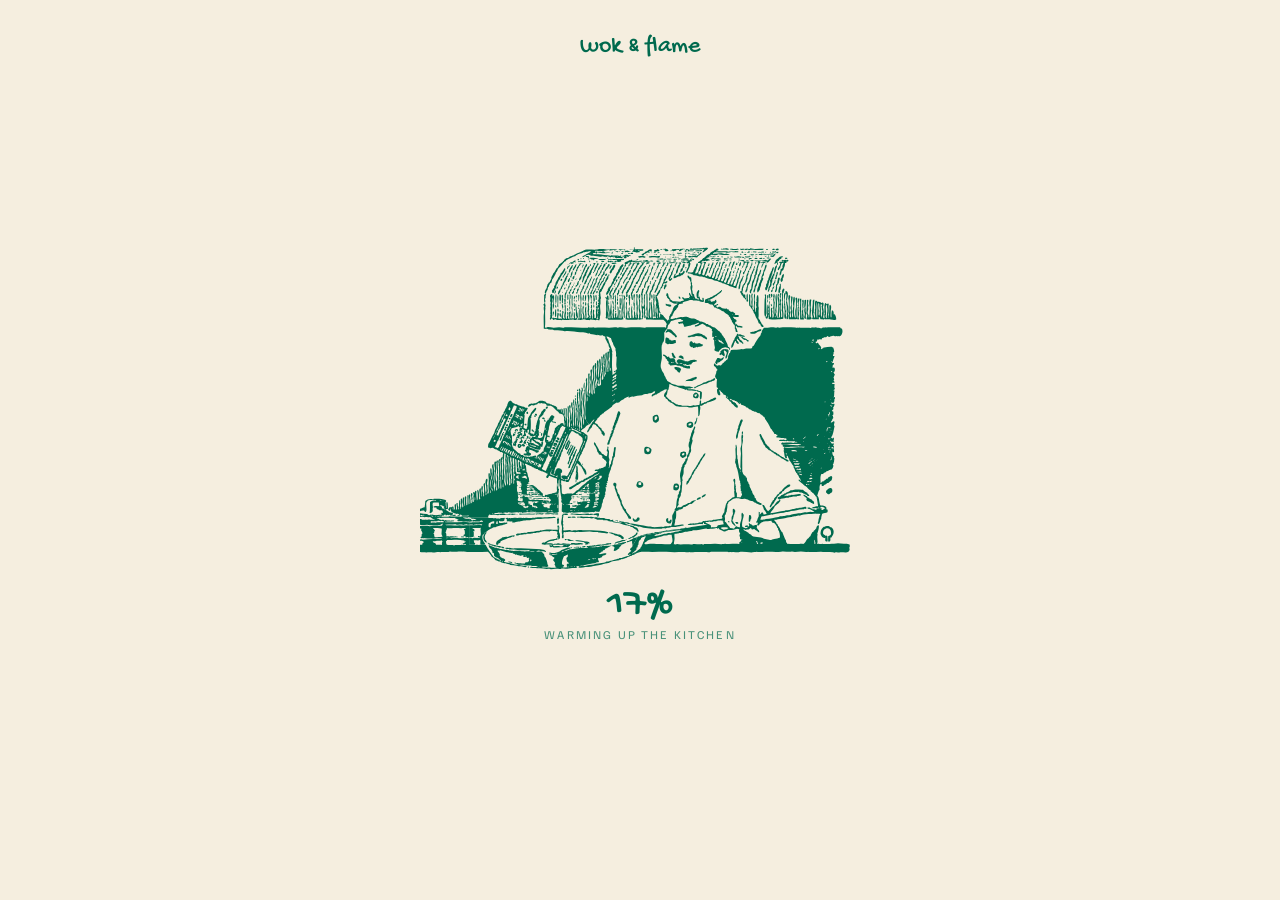
<file: index.html>
<!doctype html>
<html lang="en">
<head>
  <meta charset="utf-8">
  <meta name="viewport" content="width=device-width, initial-scale=1">
  <meta name="theme-color" content="#F5EEDF">
  <title>Wok &amp; Flame</title>
  <meta http-equiv="refresh" content="0; url=splash/">
  <script>location.replace("splash/" + location.search);</script>
  <style>html,body{margin:0;height:100%;background:#F5EEDF}</style>
</head>
<body></body>
</html>
</file>
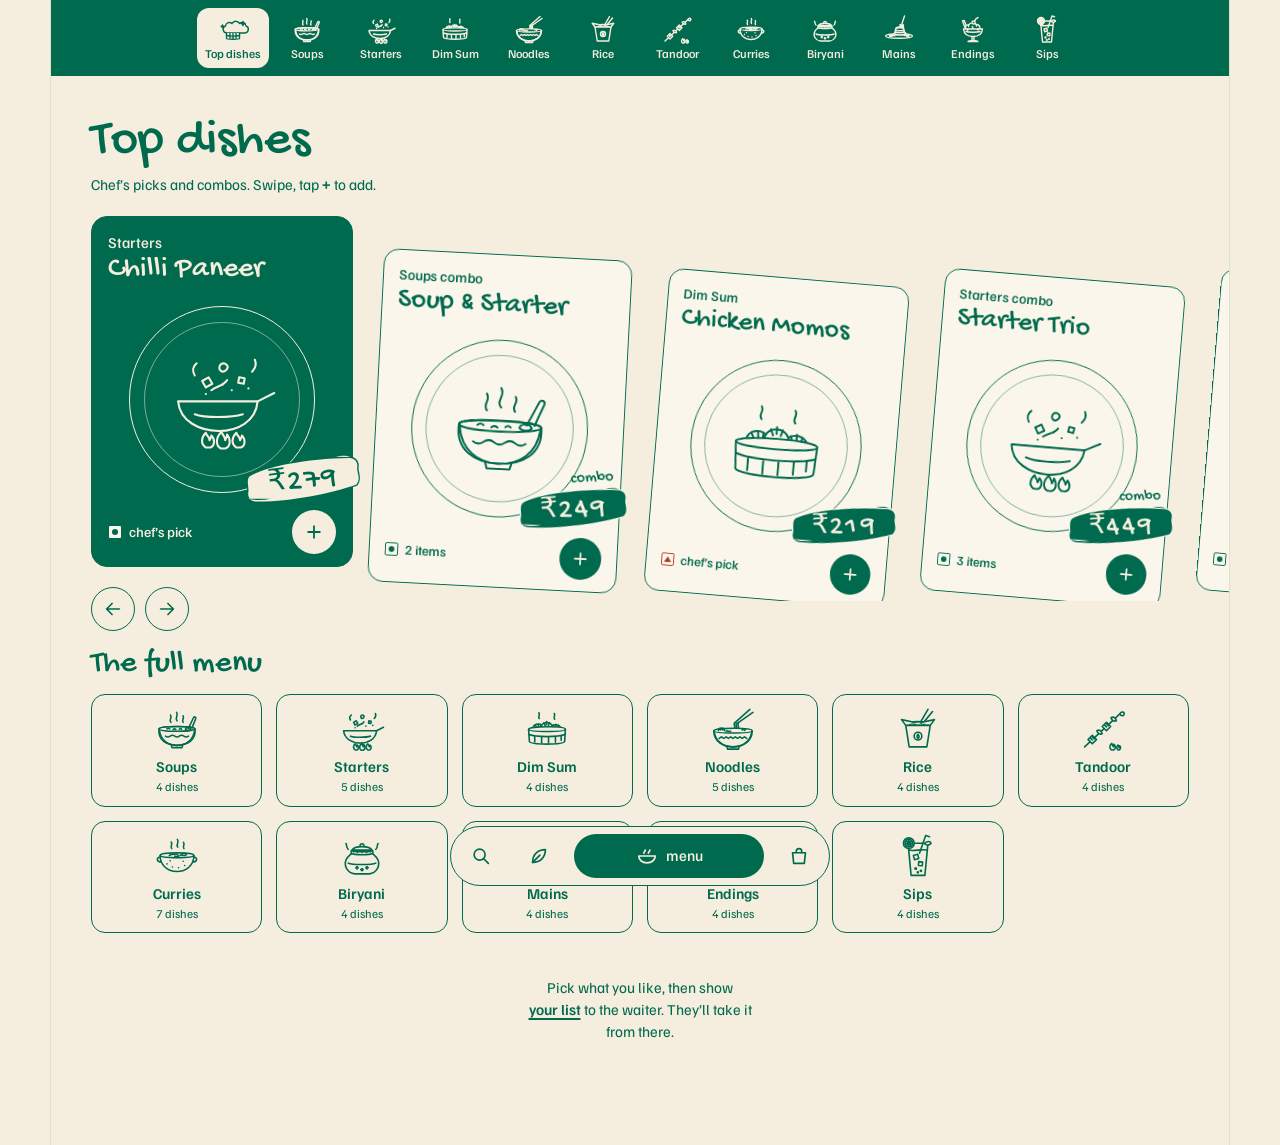
<file: menu/index.html>
<!doctype html>
<html lang="en">
<head>
  <meta charset="utf-8">
  <meta name="viewport" content="width=device-width, initial-scale=1, viewport-fit=cover">
  <meta name="theme-color" content="#F5EEDF">
  <title>Menu · Wok &amp; Flame</title>
  <link rel="preconnect" href="https://fonts.googleapis.com">
  <link rel="preconnect" href="https://fonts.gstatic.com" crossorigin>
  <link href="https://fonts.googleapis.com/css2?family=Familjen+Grotesk:wght@400;500;600&family=Gochi+Hand&display=swap" rel="stylesheet">
  <link rel="stylesheet" href="menu.css?v=2">
  <script>if (/[?&]from=splash/.test(location.search)) document.documentElement.classList.add("from-splash");</script>
</head>
<body>

  <!-- Line art. Food drawings are cloned inline by menu.js so their parts can be styled. -->
  <svg class="defs" width="0" height="0" aria-hidden="true">
    <defs>
      <!-- painted brush stroke behind combo prices -->
      <path id="brush" d="M7 15C25 6 72 3 119 8c6 1 9 6 7 12-1 6 3 12-3 18-30 7-82 10-113 5-6-1-8-7-6-12 1-5-1-12 3-16z M2 39c9 3 17 4 25 3 M104 5c6-1 12 0 16 2" />

      <symbol id="art-soup" viewBox="0 0 120 120">
        <g class="steam"><path d="M44 40c-6-7 4-11-1-19" /><path d="M60 36c-7-8 5-13-1-22" /><path d="M76 40c-5-6 4-10 0-17" /></g>
        <path class="o" d="M13 57c2-8 92-8 94 0 3 30-20 43-47 43S10 87 13 57z" />
        <path d="M13 57c2-8 92-8 94 0-1 8-92 9-94 0z" />
        <path d="M14 60c3 26 22 40 46 40s43-14 46-40" />
        <path d="M45 99l2 7h26l2-7" />
        <path d="M30 76c4 3 8 3 12 0s8-3 12 0 8 3 12 0 8-3 12 0 8 3 12 0" />
        <path d="M34 57c2-2 5-2 7 0M50 59c2-2 5-2 7 0M66 58c2-2 4-2 6 0" />
        <path class="o" d="M82 58c1-5 12-6 14 0-3 4-11 4-14 0z" />
        <path d="M90 55l13-27c2-4 7-2 6 2l-10 25" />
      </symbol>

      <symbol id="art-wok" viewBox="0 0 120 120">
        <g class="steam"><path d="M30 34c-3-5-2-10 2-13" /><path d="M92 30c4-4 5-8 3-13" /></g>
        <path d="M38 40l7-4 4 7-7 4z" />
        <path d="M58 22c5-3 10 2 6 6s-10 0-6-6z" />
        <path d="M78 36l6 1-1 6-6-1z" />
        <path d="M48 50c6-5 12-4 17-11" />
        <path d="M70 50h.1M42 54h.1M88 48h.1M60 44h.1" />
        <path class="o" d="M12 62h86c-2 22-22 32-42 32S14 84 12 62z" />
        <path d="M98 62l18-9" />
        <path d="M30 76c10 4 40 4 52 0" />
        <g class="flame"><path d="M42 112c-6-4-5-11 0-16 1 4 4 4 4 8 1-2 2-3 2-5 4 4 4 11-1 13z" /><path d="M58 113c-6-4-5-12 1-18 1 4 4 5 4 9 1-2 2-4 2-6 4 5 4 13-2 15z" /><path d="M75 112c-6-4-5-11 0-16 1 4 4 4 4 8 1-2 2-3 2-5 4 4 4 11-1 13z" /></g>
      </symbol>

      <symbol id="art-dimsum" viewBox="0 0 120 120">
        <g class="steam"><path d="M40 30c-5-5 3-9-1-15" /><path d="M80 32c-5-5 3-9-1-15" /></g>
        <path class="o" d="M24 57c-1-14 20-18 26-4" /><path d="M30 48l3 6M37 45l1 7M44 46l-1 7" />
        <path class="o" d="M70 55c4-14 26-10 26 3" /><path d="M76 47l2 6M83 45v7M90 48l-2 6" />
        <path class="o" d="M45 54c0-17 27-19 29 0" /><path d="M52 41l3 7M59 38v8M66 41l-2 7" />
        <path class="o" d="M12 58c1-8 95-9 96 0l-2 32c-4 9-88 9-92 0z" />
        <path d="M12 58c1 8 95 8 96 0" />
        <path d="M13 72c18 7 76 7 94 0" />
        <path d="M28 77v14M46 79v15M64 79v15M82 78v14M97 75v12" />
      </symbol>

      <symbol id="art-noodles" viewBox="0 0 120 120">
        <path d="M64 41c-4 6 4 10 0 19M69 42c-4 6 4 10 0 18M74 42c-4 6 4 10 0 17" />
        <path d="M104 6L66 40M112 14L72 42" />
        <path class="o" d="M10 62c1-8 99-9 100 0 0 28-24 42-50 42S10 90 10 62z" />
        <path d="M10 62c1 8 99 8 100 0" />
        <path d="M11 64c3 26 25 40 49 40s46-14 49-40" />
        <path d="M44 103l2 7h28l2-7" />
        <path d="M24 82l6-4 6 4 6-4 6 4 6-4 6 4 6-4 6 4 6-4 6 4 6-4 6 4" />
        <path d="M22 61c0-8 16-8 16 0M27 60c0-3 6-3 6 0" />
        <path d="M42 63c4-3 8 3 12 0M84 60l4-3M90 61l3-3" />
      </symbol>

      <symbol id="art-rice" viewBox="0 0 120 120">
        <path d="M64 44L86 6M70 46L98 12" />
        <path class="o" d="M30 48c4-13 54-13 60 0z" />
        <path d="M44 42l3-1M56 39h3M66 41l3 1M50 46l3-1M74 45l2 1M38 46l2-1" />
        <path class="o" d="M28 48L17 33l33 7M92 48l11-15-33 7" />
        <path class="o" d="M28 48h64l-9 56H37z" />
        <path d="M50 76a10 10 0 1 0 20 0a10 10 0 1 0-20 0" />
        <path d="M60 82c-4-3-3-8 0-11 0 3 3 3 3 6s-1 4-3 5z" />
      </symbol>

      <symbol id="art-skewer" viewBox="0 0 120 120">
        <path d="M12 104L104 18" />
        <path d="M104 18c3-7 13-6 11 1-1 5-8 6-11-1z" />
        <path class="o" d="M32 74l11 11-11 11-11-11z" /><path d="M28 82l4 4M33 79l4 4" />
        <path class="o" d="M44 62c6-4 12 0 14 8-6 2-12 0-14-8z" />
        <path class="o" d="M69 40l11 11-11 11-11-11z" /><path d="M65 48l4 4M70 45l4 4" />
        <path class="o" d="M81 28c6-4 12 0 14 8-6 2-12 0-14-8z" />
        <g class="flame"><path d="M82 112c-6-4-5-12 1-17 0 4 4 5 4 9 1-2 2-4 1-7 5 4 6 12 0 15z" /><path d="M99 112c-4-3-4-9 0-13 1 3 3 4 3 7 1-1 2-3 1-5 4 3 4 9-1 11z" /></g>
      </symbol>

      <symbol id="art-kadai" viewBox="0 0 120 120">
        <g class="steam"><path d="M46 38c-5-6 4-10-1-17" /><path d="M62 34c-6-7 5-12-1-20" /><path d="M78 38c-5-6 4-10-1-16" /></g>
        <path d="M18 60c-12-1-13 13 2 13M102 60c12-1 13 13-2 13" />
        <path class="o" d="M16 56c1-9 87-9 88 0 0 26-20 42-44 42S16 82 16 56z" />
        <path d="M16 56c1 8 87 8 88 0" />
        <path d="M40 56c6-4 20-4 24 0 3 3-6 5-10 2" />
        <path d="M72 54c3-5 11-5 13-1-4 4-10 4-13 1zM72 54l-4 2" />
        <path d="M34 78h.1M48 86h.1M64 88h.1M80 82h.1M42 70h.1M76 71h.1" />
      </symbol>

      <symbol id="art-handi" viewBox="0 0 120 120">
        <g class="steam"><path d="M24 40c-6-4-2-10-6-15" /><path d="M96 40c6-4 2-10 6-15" /></g>
        <path class="o" d="M55 30c0-6 10-6 10 0" />
        <path class="o" d="M34 42c6-12 46-12 52 0z" />
        <path class="o" d="M33 50c-2 4-10 8-14 16-8 18 4 36 22 38h38c18-2 30-20 22-38-4-8-12-12-14-16z" />
        <path class="o" d="M32 43c8 4 48 4 56 0v8c-8 4-48 4-56 0z" />
        <path d="M38 47h.1M48 48h.1M60 48.5h.1M72 48h.1M82 47h.1" />
        <path d="M24 76c10 5 62 5 72 0" />
        <path d="M44 88l3-3 3 3-3 3zM70 88l3-3 3 3-3 3zM57 93l3-3 3 3-3 3z" />
      </symbol>

      <symbol id="art-pasta" viewBox="0 0 120 120">
        <path class="o" d="M6 84c1-12 107-12 108 0-1 12-107 12-108 0z" />
        <path d="M22 84c2-6 74-6 76 0" />
        <path d="M82 4L71 38M64 38c4 3 10 4 14 2M65 39l-2 12M69 40l-1 12M73 40v12M77 39l1 12" />
        <path class="o" d="M42 72c4 10 40 10 44 0-4-6-40-6-44 0z" />
        <path class="o" d="M44 64c2 9 36 9 38 0-2-5-36-5-38 0z" />
        <path class="o" d="M46 57c0-8 34-8 34 0s-34 8-34 0z" />
        <path d="M49 52c4-6 25-6 28 0" />
        <path d="M40 75c-6 4-2 8 4 8M86 73c6 4 4 8-4 9" />
        <path d="M22 83c4-6 12-6 14-1-4 4-10 5-14 1z" />
        <path d="M90 84a5 4 0 1 0 10 0a5 4 0 1 0-10 0" />
      </symbol>

      <symbol id="art-sundae" viewBox="0 0 120 120">
        <path class="o" d="M28 50L18 24l7-2 10 26" />
        <path class="o" d="M30 54c-4-14 18-22 28-8 4 6 2 10 0 10" />
        <path class="o" d="M58 50c-2-16 30-18 30 4" />
        <path class="o" d="M42 46c-2-17 30-21 32-2" />
        <path d="M66 26c2-8 8-14 14-16" />
        <path class="o" d="M56 30a6 6 0 1 0 12 0a6 6 0 1 0-12 0" />
        <path class="o" d="M22 56h76c-2 20-18 30-38 30S24 76 22 56z" />
        <path d="M36 56c0 7 4 7 4 0M78 56c0 6 4 6 4 0" />
        <path d="M32 66c10 4 46 4 56 0" />
        <path d="M56 86v14M64 86v14" />
        <path class="o" d="M40 106c2-6 38-6 40 0z" />
      </symbol>

      <symbol id="art-glass" viewBox="0 0 120 120">
        <path class="o" d="M34 24h52l-8 84H42z" />
        <path d="M37 42c12 4 34-4 46 0" />
        <path d="M64 50L80 4l10 3" />
        <path d="M48 56l11-3 3 11-11 3zM62 72l10 1-1 10-10-1z" />
        <path d="M52 90a2 2 0 1 0 4 0a2 2 0 1 0-4 0M66 96a1.6 1.6 0 1 0 3.2 0a1.6 1.6 0 1 0-3.2 0M58 100a1.5 1.5 0 1 0 3 0a1.5 1.5 0 1 0-3 0" />
        <path class="o" d="M78 26c4-8 14-8 16-2-4 6-12 6-16 2z" />
        <path class="o" d="M22 24a14 14 0 1 0 28 0a14 14 0 1 0-28 0" />
        <path d="M26 24a10 10 0 1 0 20 0a10 10 0 1 0-20 0M36 14v20M26 24h20M29 17l14 14M43 17L29 31" />
      </symbol>

      <symbol id="art-top" viewBox="0 0 120 120">
        <path class="o" d="M34 72c-16-2-18-24-4-28 2-14 18-18 26-10 6-12 24-12 30 0 8-8 24-4 26 10 14 4 12 26-4 28z" />
        <path class="o" d="M34 72v22c0 4 52 4 52 0V72" />
        <path d="M34 82c16 3 36 3 52 0M48 74v18M60 74v19M72 74v18" />
        <path d="M100 26l2 6 6 2-6 2-2 6-2-6-6-2 6-2zM18 40l1.5 4 4 1.5-4 1.5-1.5 4-1.5-4-4-1.5 4-1.5z" />
      </symbol>

      <!-- UI icons, 24px grid -->
      <symbol id="i-back" viewBox="0 0 24 24"><path d="M19 12H5M11 6l-6 6 6 6" /></symbol>
      <symbol id="i-chev" viewBox="0 0 24 24"><path d="M9 5l7 7-7 7" /></symbol>
      <symbol id="i-plus" viewBox="0 0 24 24"><path d="M12 5v14M5 12h14" /></symbol>
      <symbol id="i-minus" viewBox="0 0 24 24"><path d="M5 12h14" /></symbol>
      <symbol id="i-close" viewBox="0 0 24 24"><path d="M6 6l12 12M18 6L6 18" /></symbol>
      <symbol id="i-arrow" viewBox="0 0 24 24"><path d="M5 12h14M13 6l6 6-6 6" /></symbol>
      <symbol id="i-bag" viewBox="0 0 24 24"><path d="M5 8.5h14l-1.2 11.5H6.2z" /><path d="M9 8.5V7a3 3 0 0 1 6 0v1.5" /></symbol>
      <symbol id="i-search" viewBox="0 0 24 24"><path d="M10.5 4.5a6 6 0 1 0 0 12a6 6 0 1 0 0-12M15 15l5 5" /></symbol>
      <symbol id="i-bowl" viewBox="0 0 24 24"><path d="M3 12h18c0 4.5-4 7.5-9 7.5S3 16.5 3 12z" /><path d="M8.5 9c0-1.6 1.6-1.8 1.6-3.6M13.5 9c0-1.6 1.6-1.8 1.6-3.6" /></symbol>
      <symbol id="i-leaf" viewBox="0 0 24 24"><path d="M5 19C5 10.5 10.5 5 19 5c0 8.5-5.5 14-14 14z" /><path d="M5 19l8-8" /></symbol>
      <symbol id="i-chili" viewBox="0 0 24 24"><path d="M4.5 19.5c7.5 1 12.5-4 13.5-11-2.6-.4-4 1.2-4.8 3.4-1 3-3.8 5.6-8.7 7.6z" /><path d="M18 8.5c.2-2 1.2-3.3 2.6-3.6" /></symbol>
      <symbol id="i-star" viewBox="0 0 24 24"><path d="M12 3.5l2.4 5.3 5.6.6-4.2 3.8 1.2 5.6L12 16l-5 2.8 1.2-5.6L4 9.4l5.6-.6z" /></symbol>
    </defs>
  </svg>

  <!-- continues the splash's "Let's eat!" ink wipe, then shrinks into the menu -->
  <div class="cover" id="cover" aria-hidden="true"><p>Let’s eat!</p></div>

  <div class="app" id="app">
    <main>
      <h1 class="sr-only">Wok &amp; Flame menu</h1>

      <nav class="band" aria-label="Menu sections">
        <div class="band__track" id="bandTrack">
          <span class="band__pill" id="bandPill" aria-hidden="true"></span>
        </div>
      </nav>

      <!-- Top dishes: chef's picks + combos as swipe cards, then every category -->
      <section class="view view--top" id="topView" aria-labelledby="topTitle">
        <div class="view__head">
          <h2 class="view__title" id="topTitle">Top dishes</h2>
          <p class="view__sub">Chef’s picks and combos. Swipe, tap <b>+</b> to add.</p>
        </div>
        <div class="rail" id="rail" role="list" aria-busy="true">
          <p class="rail__status">Warming up the wok…</p>
        </div>
        <div class="rail-nav" aria-hidden="true">
          <button class="round" type="button" id="railPrev" tabindex="-1"><svg class="ico"><use href="#i-back" /></svg></button>
          <button class="round" type="button" id="railNext" tabindex="-1"><svg class="ico"><use href="#i-arrow" /></svg></button>
        </div>
        <div class="explore">
          <h2 class="explore__title">The full menu</h2>
          <div class="tiles" id="tiles"></div>
        </div>
      </section>

      <!-- One category's dishes -->
      <section class="view dishes" id="catView" aria-labelledby="catTitle" hidden>
        <div class="dishes__head">
          <h2 class="cat-title" id="catTitle">Menu</h2>
          <div class="tabs" id="tabs" role="group" aria-label="Filter dishes">
            <span class="tabs__line" id="tabsLine" aria-hidden="true"></span>
          </div>
        </div>
        <div class="grid" id="grid" aria-live="polite"></div>
      </section>

      <p class="closing">Pick what you like, then show <button type="button" class="inline-link" data-open-list>your list</button> to the waiter. They’ll take it from there.</p>
    </main>
  </div>

  <nav class="dock" id="dock" aria-label="Menu actions">
    <button class="dock__btn" type="button" id="searchBtn" aria-label="Search dishes"><svg class="ico"><use href="#i-search" /></svg></button>
    <button class="dock__btn dock__veg" type="button" id="vegToggle" aria-pressed="false" aria-label="Veg only"><svg class="ico"><use href="#i-leaf" /></svg></button>
    <button class="dock__pill" type="button" id="topBtn"><svg class="ico"><use href="#i-bowl" /></svg><span>menu</span></button>
    <button class="dock__btn dock__list" type="button" id="listBtn" data-open-list aria-label="My list, empty">
      <svg class="ico"><use href="#i-bag" /></svg>
      <span class="badge" id="badge" hidden>0</span>
    </button>
  </nav>

  <!-- dish / combo detail -->
  <div class="detail" id="detail" role="dialog" aria-modal="true" aria-labelledby="detailTitle" hidden>
    <div class="detail__scrim" data-close></div>
    <div class="detail__panel" id="detailPanel"></div>
  </div>

  <!-- my list -->
  <div class="sheet" id="listSheet" role="dialog" aria-modal="true" aria-labelledby="listTitle" hidden>
    <div class="sheet__scrim" data-close></div>
    <div class="sheet__panel">
      <header class="sheet__head">
        <h2 class="sheet__title" id="listTitle">My list</h2>
        <button class="round" type="button" data-close aria-label="Close my list"><svg class="ico"><use href="#i-close" /></svg></button>
      </header>
      <p class="sheet__sub">Show this to your waiter. They’ll take your order.</p>
      <div class="sheet__body" id="listBody"></div>
      <footer class="sheet__foot" id="listFoot">
        <div class="total"><span id="totalCount">0 items</span><strong id="total">₹0</strong></div>
        <button class="text-btn" type="button" id="clearList">Clear list</button>
      </footer>
    </div>
  </div>

  <!-- search -->
  <div class="sheet sheet--search" id="searchSheet" role="dialog" aria-modal="true" aria-label="Search dishes" hidden>
    <div class="sheet__scrim" data-close></div>
    <div class="sheet__panel">
      <header class="sheet__head">
        <label class="search">
          <svg class="ico" aria-hidden="true"><use href="#i-search" /></svg>
          <input id="searchInput" type="search" placeholder="Paneer, noodles, biryani…" autocomplete="off" enterkeyhint="search" aria-label="Search dishes">
        </label>
        <button class="round" type="button" data-close aria-label="Close search"><svg class="ico"><use href="#i-close" /></svg></button>
      </header>
      <div class="sheet__body" id="searchBody"></div>
    </div>
  </div>

  <div class="toast" id="toast" role="status" aria-live="polite" hidden></div>

  <script src="https://cdn.jsdelivr.net/npm/gsap@3.13.0/dist/gsap.min.js"></script>
  <script src="menu.js?v=4"></script>
</body>
</html>
</file>
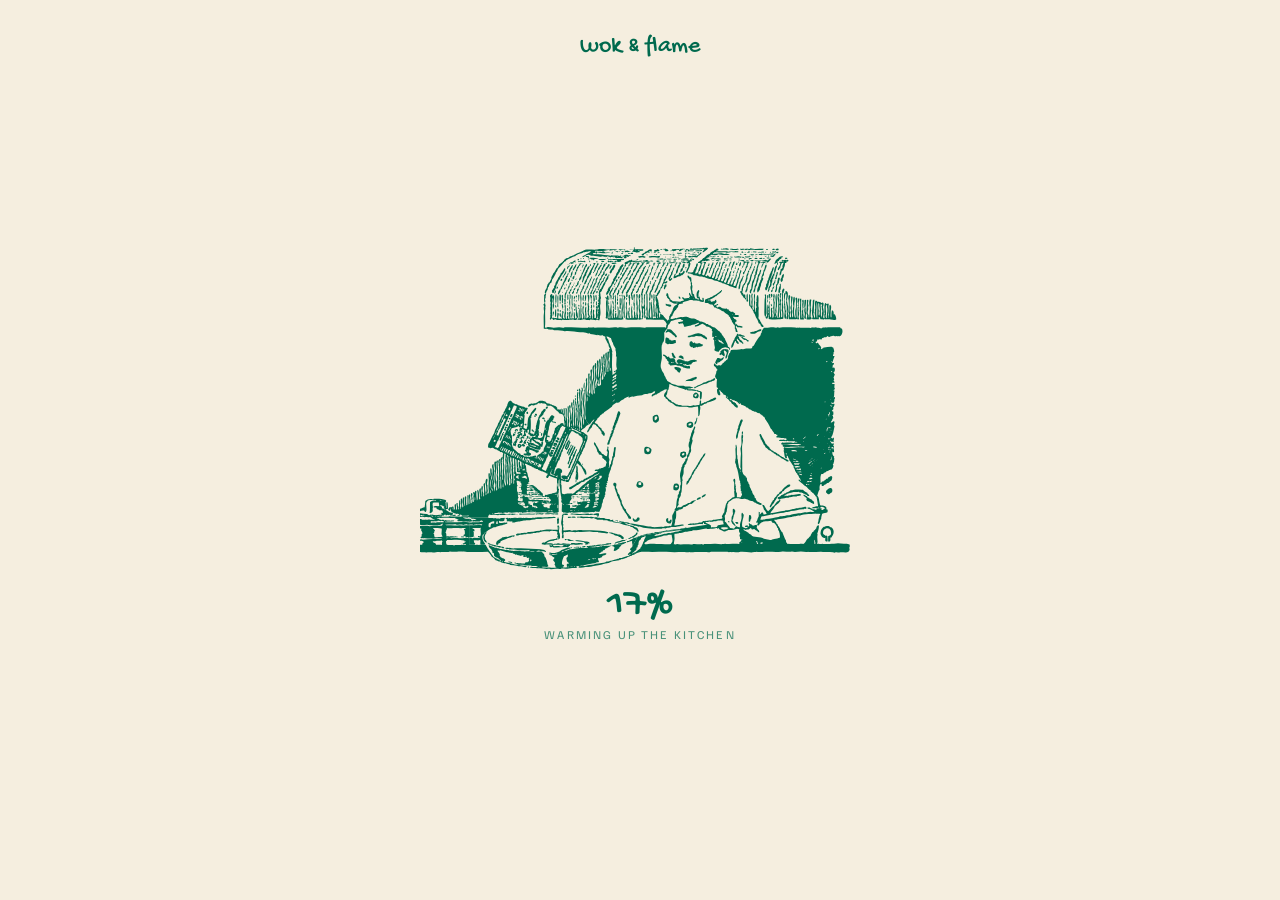
<file: splash/index.html>
<!doctype html>
<html lang="en">
<head>
  <meta charset="utf-8">
  <meta name="viewport" content="width=device-width, initial-scale=1, viewport-fit=cover">
  <meta name="theme-color" content="#F5EEDF">
  <title>Wok &amp; Flame</title>
  <link rel="preconnect" href="https://fonts.googleapis.com">
  <link rel="preconnect" href="https://fonts.gstatic.com" crossorigin>
  <link href="https://fonts.googleapis.com/css2?family=Familjen+Grotesk:wght@400;500;600&family=Gochi+Hand&display=swap" rel="stylesheet">
  <link rel="stylesheet" href="splash.css">
  <!-- warm the menu while the intro plays, so "Open the menu" lands instantly -->
  <link rel="prefetch" href="../menu/">
  <link rel="prefetch" href="../menu/menu.css">
  <link rel="prefetch" href="../menu/menu.js">
  <link rel="prefetch" href="../data/menu.json" as="fetch" crossorigin="anonymous">
</head>
<body>
  <main class="stage" id="stage">

    <!-- Hand-drawn "line boil" for the line illustrations: seed is stepped from JS -->
    <svg class="defs" width="0" height="0" aria-hidden="true">
      <filter id="boil" x="-10%" y="-10%" width="120%" height="120%">
        <feTurbulence id="boilNoise" type="fractalNoise" baseFrequency="0.035" numOctaves="2" seed="1" />
        <feDisplacementMap in="SourceGraphic" scale="2.4" />
      </filter>
    </svg>

    <!-- ───────── Scene 1: loader / chef pouring oil ───────── -->
    <section class="scene scene--loader" id="loader" aria-label="Loading">
      <p class="brand-mark">wok &amp; flame</p>

      <!--
        The engraving is one traced image, so moving parts are cut out with clip-paths:
        base (everything minus tin + pan), tin layer, pan layer. All three <use> the same art.
      -->
      <svg class="chef" viewBox="170 40 610 445" aria-hidden="true">
        <defs>
          <path id="tinShape" d="M260,298 L290,232 L345,230 L380,238 L404,270 L406,302 L380,352 L350,354 L310,332 L266,318 Z" />
          <path id="panShape" d="M238,400 L455,398 L596,381 L602,403 L472,426 L466,437 L238,437 Z M240,449 L468,449 L464,480 L244,480 Z" />
          <clipPath id="clipTin"><use href="#tinShape" /></clipPath>
          <clipPath id="clipPan"><use href="#panShape" /></clipPath>
          <mask id="maskBase" maskUnits="userSpaceOnUse" x="0" y="0" width="790" height="502">
            <rect width="790" height="502" fill="#fff" />
            <use href="#tinShape" fill="#000" />
            <use href="#panShape" fill="#000" />
          </mask>
          <!-- ink-spread reveal: a wobbly blob (built in JS) scales up from the chef's face -->
          <mask id="maskReveal" maskUnits="userSpaceOnUse" x="0" y="0" width="790" height="502">
            <path id="revealBlob" fill="#fff" />
          </mask>
        </defs>

        <g class="art" id="art" mask="url(#maskReveal)">
          <g mask="url(#maskBase)"><use href="#chef-engraving" /></g>
          <g id="pan"><g clip-path="url(#clipPan)"><use href="#chef-engraving" /></g></g>
          <g id="tin"><g clip-path="url(#clipTin)"><use href="#chef-engraving" /></g></g>
        </g>

        <!-- oil glints running down the stream -->
        <path id="flow" d="M361,348 L361,430" />
        <g id="ripples" class="ink">
          <ellipse cx="360" cy="431" rx="8" ry="2" />
          <ellipse cx="360" cy="431" rx="8" ry="2" />
          <ellipse cx="360" cy="431" rx="8" ry="2" />
        </g>
        <g id="sizzle">
          <circle cx="300" cy="424" r="3" /><circle cx="326" cy="418" r="2.5" />
          <circle cx="392" cy="420" r="3" /><circle cx="414" cy="426" r="2.5" />
          <circle cx="344" cy="428" r="2.2" /><circle cx="282" cy="430" r="2.5" />
          <circle cx="430" cy="418" r="2.2" />
        </g>
        <!-- each wisp is a cream halo + ink line so it reads over the hatching -->
        <g id="steam" class="ink">
          <path d="M296,402 C286,384 304,372 294,354 C286,338 300,326 294,310" />
          <path d="M398,398 C392,384 406,374 398,360 C392,348 402,338 398,326" />
          <path d="M428,404 C420,386 438,374 428,356 C420,340 436,328 428,310" />
          <path d="M456,408 C450,394 464,384 456,370 C450,358 460,348 456,336" />
        </g>
      </svg>

      <div class="loader__meta">
        <p class="percent"><span id="pct">0</span>%</p>
        <p class="caption">Warming up the kitchen</p>
      </div>
    </section>

    <!-- ───────── Scene 2: welcome / tea splash / CTA ───────── -->
    <section class="scene scene--welcome" id="welcome" aria-label="Welcome">
      <h1 class="headline">
        <span class="hl slide">Welcome to</span>
        <span class="hl hl--indent slide">the kitchen of</span>
        <span class="hl hl--script slide"><span class="write">Wok &amp; Flame!</span></span>
      </h1>
      <p class="tagline slide">A multi-cuisine kitchen</p>

      <!-- PLACEHOLDER: confirm hours + cuisines with the restaurant -->
      <div class="info">
        <p class="hours slide">12 pm – 11 pm</p>
        <ul class="cuisines">
          <li class="slide">Indian</li>
          <li class="slide">Chinese</li>
          <li class="slide">Thai</li>
          <li class="slide">Continental</li>
        </ul>
      </div>

      <!-- tea mug: "Continuous line drawing a cup of coffee or tea" by Vecteezy (assets/illustrations/tea-cup.svg) -->
      <svg class="glass ink" id="glass" viewBox="0 0 300 380" role="button" tabindex="0" aria-label="Tea mug, tap to give it a swirl">
        <defs>
          <!-- source art is 3000×3000 (rim centre ≈ 1463,1145), scaled so the rim lands on RIM -->
          <path id="mugArt" style="fill: var(--ink); stroke: none" transform="translate(-10.9 46.1) scale(0.11)" d="M1648.2,464.8C1627.9,482.9 1568.4,468.2 1544.5,485.7C1480.3,536.5 1496.2,537.2 1411.5,551.2C1368.7,557.9 1332.3,565 1292.3,582.7C1255.9,599.5 1225.1,627.4 1225.9,669.5C1223.5,667.7 1221.1,665.6 1218.6,663.3C1185.5,631.6 1197.1,590.3 1225.1,561.3C1235.9,550.4 1245.5,543.4 1259.1,536.4C1308.3,517 1372.3,507.2 1426.2,489.4C1479.5,471.2 1543.8,437.8 1535.6,371.6C1531,334 1501.9,311.3 1467,302.7C1445.6,297.7 1425.1,296.2 1404.5,298.4L1409.5,296.4C1413.9,295.1 1429.7,291.6 1442.4,288.8C1456.6,289.2 1472.4,289.8 1477.8,290.6C1490.9,293 1501.6,296 1513.8,301.3C1544.4,314.9 1564.7,337 1575.1,368.8C1576.7,374.1 1578.4,379.4 1580.8,384.5C1587.6,398.5 1599.9,399 1614.4,405.8C1628.3,412.2 1649.5,425.6 1654,441.7C1656.1,449.4 1654.5,459.2 1648.2,464.8L1648.2,464.8ZM1619.9,702.8C1551,712 1494.4,731.3 1428,745.3C1384.3,753.4 1310.4,746 1274.1,715.7C1285.3,717.2 1296.4,717.5 1309.1,717.1C1432.2,712.1 1573.4,627.2 1696.1,627.4C1717.6,631.3 1735.1,636.3 1755.3,644.8C1809.5,668.3 1868.3,718.5 1867.1,782.8C1866,843 1811.1,879.2 1759,892.2C1810.6,865.9 1838.1,819.2 1803.1,765.5C1762.2,702.8 1689.1,694.5 1619.9,702.8L1619.9,702.8ZM1444.2,905.1C1414.1,913 1384.6,929.4 1373.5,960.1C1349.2,956.7 1325.3,957.9 1299.1,959.3C1279.7,960.1 1262.3,959.4 1243.9,952.9C1232.3,948.6 1214.5,937.7 1224.4,923.4C1237,905.3 1274.1,901.5 1293.1,900.5C1344.8,898.6 1394.7,901.4 1444.2,905.1L1444.2,905.1ZM1456.5,1051C1438.2,1039 1417.6,1026.2 1404.4,1008.7C1401.1,1004 1398.8,999.9 1397.3,994.5C1410.7,998.9 1423.5,1007.7 1433.3,1017.8C1443.2,1028.5 1450.2,1039 1456.5,1051ZM1361.6,1045.6C1330.1,1032.2 1301.8,1032.5 1268.3,1035.9C1231.5,1042.4 1199.1,1049.3 1161.3,1050.1C1138.3,1050.4 1113.9,1046.8 1094.9,1034.7C1079.7,1025.1 1068.3,1008.6 1063.5,991.6C1058.7,971.4 1057.6,955.5 1062.9,935.3C1072.4,901.3 1100.9,878.7 1132.9,866.6C1152.6,859.4 1169.1,856.4 1190,855.2C1236.1,855.2 1285.3,862.2 1334.4,871.6C1298.6,871.3 1249,870.8 1218.2,891C1188.8,910.2 1183.4,943.6 1211.5,967C1218.7,972.7 1225.3,976.2 1233.9,979.5C1278.9,996.2 1320.1,981.7 1369.1,988.2C1371.9,1033.2 1419.4,1058.7 1452.7,1081.4C1436.2,1081.5 1419.7,1081.7 1403.2,1081.9C1392.7,1066 1379.1,1053.5 1361.6,1045.6L1361.6,1045.6ZM1150.5,1200.3C1237.4,1206.9 1324.4,1211.2 1411.4,1213.6C1409,1244.4 1400.5,1271.2 1386.7,1298.8C1385.9,1300.5 1380.2,1311.4 1379.6,1312C1357.3,1348.5 1334,1373.7 1302,1399.3C1259.4,1427.5 1211.8,1449.4 1165.6,1470.4L1082.4,1506.1C1017.2,1533.3 939.4,1563.3 879,1599.3C867.6,1516.9 857.7,1430.8 843.7,1348.5C832.6,1284.2 826.6,1269.9 782.5,1221.1C777,1215 773.5,1209.5 770.6,1202C770.1,1199.3 771.9,1174.7 774,1171.7C774.5,1171.3 775.1,1170.9 775.7,1170.5C782,1166.4 790.8,1166.2 798.1,1166.8C861.3,1172.2 924.7,1182.2 988,1188.5C1010.9,1190.7 1033.5,1192.6 1056.5,1193.9C1067.9,1194.4 1079.4,1195 1090.8,1195.4C1110.7,1197.1 1130.6,1198.8 1150.5,1200.3L1150.5,1200.3ZM1394.7,1110.1C1405.9,1134.7 1411.9,1168.1 1412.2,1192.7C1333.9,1191.8 1255.6,1189.6 1177.4,1186.2C1130.5,1184.2 1083.7,1181.7 1036.8,1179C1013.8,1176.4 991,1173.6 967.9,1170.3C921.4,1163.7 875.1,1156.3 828.5,1150.2C928.8,1126.5 1129.5,1117.3 1230.3,1113.9C1284.9,1112.2 1339.8,1110.9 1394.7,1110.1ZM1468.1,1148.3C1464.2,1163.1 1457.3,1178.9 1452.6,1193.1C1445.5,1193 1438.4,1193 1431.3,1192.9C1431.7,1167.5 1426.9,1136.3 1417.1,1109.7C1435.7,1109.5 1454.3,1109.3 1472.9,1109.2C1473.2,1121.5 1471.4,1134.1 1468.1,1148.3L1468.1,1148.3ZM2062.6,1734.6C2067.3,1696.3 2071.4,1658 2075.4,1619.6C2081.1,1619 2086.3,1618.6 2090.8,1618.5C2091.9,1621.4 2092,1625.9 2092,1628.8C2091.4,1657.7 2073,1707.7 2062.6,1734.6ZM2165.1,1786.9C2174.8,1693.3 2180.1,1599.8 2190.5,1506.2C2191.7,1498.9 2191,1479.6 2194.9,1476C2198.2,1473 2216.2,1471.7 2216.9,1471.8C2220.1,1472.7 2223.3,1473.2 2227,1473.5C2233.9,1474.1 2240.4,1474 2247.3,1473.7C2254.7,1473.2 2262.1,1472.5 2269.4,1471.6C2313.5,1475.2 2356.4,1487.5 2398.7,1503.7C2449.5,1523.7 2489.7,1551.4 2520.3,1597.4C2544.3,1635.1 2555.7,1667.8 2564,1711.5C2578,1801.7 2568.7,1878.1 2541.1,1964.6C2535.7,1979.6 2526.3,1998.6 2518.8,2010.8C2496.1,2046.8 2473.3,2070.1 2438.6,2094.6C2431.1,2099.6 2424,2104 2416.8,2108.1C2409.2,2111.5 2402.7,2114.4 2400.4,2115.3C2360.8,2130.8 2318.9,2140.9 2276.7,2145.8C2239.1,2150 2206.4,2150.5 2168.7,2147.8C2143.1,2145.5 2126.6,2131.7 2105,2124.1C2133.3,2013.4 2152.5,1900.4 2165.1,1786.9L2165.1,1786.9ZM2539.6,1584.7C2511.4,1542.9 2483.2,1518.1 2438.5,1494.6C2409.1,1480 2376.9,1468.3 2345.8,1459.7C2380.7,1453.7 2415.6,1447.7 2450.9,1442.6C2464.6,1440.7 2478.1,1439 2491.4,1437.5C2509.2,1449.1 2526.9,1462.4 2544.8,1477.8C2582.1,1512.2 2606.3,1543.2 2630.5,1587.8C2652.7,1630.9 2664.4,1667 2672.7,1714.8C2686.9,1815.1 2676.6,1899.7 2643.3,1995.2C2625.4,2041.9 2606.8,2077.5 2576.6,2117.5C2576.2,2118 2574.9,2119.8 2574.6,2120C2543.4,2158.5 2515,2183.6 2471.4,2207.4C2343.3,2265.2 2278.6,2271.8 2139.5,2265.1C2093.9,2263.8 2082.3,2272.6 2058.6,2278.7C2073.2,2235.9 2086.7,2191.6 2099.6,2144.5C2103.6,2145.9 2107.5,2147.6 2111.6,2149.5C2131.8,2158.7 2144.6,2165.3 2167.4,2167.2C2213.9,2169.2 2252.4,2166.7 2298.1,2158.3C2318.8,2154.3 2339.3,2149 2359.3,2142.2C2359.9,2142 2360.5,2141.9 2361,2141.8C2421.5,2125.3 2475.7,2092 2515.2,2043.1C2530.4,2023.8 2540.9,2006.8 2551.3,1984.5C2551.8,1983.4 2557.1,1970.6 2557.2,1970.7C2557.2,1970.6 2557.4,1970.1 2557.3,1970.3C2588.1,1880.9 2598.7,1801.9 2585.4,1707.8C2577,1660.7 2565.1,1625.6 2539.6,1584.7L2539.6,1584.7ZM2205.6,1399.5C2217.5,1367.1 2268.9,1367.1 2296,1370C2360.5,1378.3 2413.4,1393.4 2463.5,1420.8C2408.2,1427 2353,1436.4 2297.9,1444.3C2291.9,1445.1 2285.9,1445.9 2279.9,1446.7C2259.7,1444.5 2239.1,1443.9 2218.2,1445.4C2216.1,1443.9 2214.5,1442.1 2212.7,1440C2203.7,1428.8 2200.8,1412.7 2205.6,1399.5ZM1082.2,2641.9C1111.9,2618 1219.8,2592.3 1255.6,2585.7C1294.3,2579.1 1331.9,2575.7 1371,2573.2C1508.7,2566.4 1672.7,2568.7 1806.1,2605.4C1813.4,2607.7 1831.5,2613.6 1835.7,2620.2C1835.7,2620.3 1835.7,2620.4 1835.7,2620.5C1822,2642.4 1700.9,2664.7 1678.3,2668.5C1641.9,2673.7 1606.7,2677.1 1571,2679.7C1517.5,2680.6 1464,2681.3 1410.5,2680.5C1303.4,2678.4 1197.2,2673.3 1093.3,2645.5C1089.4,2644.3 1085.7,2643.1 1082.2,2641.9L1082.2,2641.9ZM2029.5,2275.9C2028.8,2273.9 2028.3,2271.7 2027.9,2269.7C2022.6,2240 2035.1,2196.6 2048.9,2170.5C2053.8,2161.8 2061.1,2150.7 2069.8,2145.3C2057.1,2191.1 2043.9,2234.1 2029.5,2275.9ZM1926.3,2268.5C1952,2194.3 1974.5,2120.5 1995.9,2045C2009.1,1997.7 2024,1930.8 2043,1887.6C2054,1866.8 2065.9,1847.2 2078.3,1827.3C2101.5,1790.1 2126.2,1752.3 2144.3,1712.1C2142.1,1736 2139.8,1759.9 2137.3,1783.8C2123.4,1900.1 2105.3,2005.2 2076.9,2119C2076.8,2119.4 2076.6,2119.9 2076.5,2120.4C2073.5,2120.8 2070.5,2121.5 2067.1,2122.6C2033.7,2133.8 2014.2,2187.6 2007.6,2217.5C2002.5,2240 1996.1,2287.2 2020,2302.7C1989.8,2386.3 1954.5,2465.8 1909.5,2553.2C1899.1,2573.1 1889,2591.5 1876.4,2610.2C1864.3,2627.4 1853.1,2641.2 1835.3,2652.8C1802.2,2667.1 1752.1,2674.9 1705.1,2679.6C1736.3,2674.3 1770.7,2667.5 1800.7,2658.2C1815.9,2653.5 1851.5,2642.4 1854.4,2622.7C1857.4,2602.4 1826.7,2591.3 1812,2586.7C1676.3,2546.3 1510.6,2542.8 1369.6,2548.6C1329.5,2550.7 1291,2553.9 1251.3,2560.3C1209,2567.6 1161.9,2580.1 1121.3,2593.7C1101.6,2600.5 1068.8,2612.9 1056,2630C1048.7,2625.3 1041.8,2619.5 1035,2611.7C1019.7,2592.7 1010.3,2569.7 1000.3,2547.6C986.3,2516.1 974,2484.7 962.1,2452.3C916,2322.7 879.4,2192.5 848.4,2058.5C819.1,1924 799.7,1794.1 785.1,1657.2C771.2,1515.3 763.7,1381.1 769.1,1239.4C806.8,1282.4 810.5,1294.2 820,1352.4C823.4,1371.7 825.9,1391.9 828.6,1411.3C845,1535.3 856.7,1656.5 879.8,1779.8C911.7,1938.3 983.4,2205.6 1046.5,2360C1064.9,2404.5 1087.3,2457.2 1120.3,2492.8C1134.9,2506.4 1152.5,2512.7 1171.3,2518.3C1246.2,2539.8 1378.3,2542.4 1457,2540.5C1550.3,2537.8 1723.8,2530.8 1808.2,2492.3C1821.4,2484.7 1830,2474.5 1838.9,2462.4C1872.5,2415.7 1907.3,2323 1926.3,2268.5L1926.3,2268.5ZM2185,1451.2C2185.2,1448.4 2185.4,1445.6 2185.5,1442.8C2186.7,1445.3 2187.9,1447.4 2189.3,1449.5C2187.8,1450 2186.4,1450.5 2185,1451.2ZM2087.5,1505.3C2095.5,1429.6 2097.7,1347.9 2137.1,1280.6C2143.4,1271.1 2161.3,1253.6 2170.5,1242C2173,1292.7 2172.8,1345.1 2171.7,1395.8L2169.7,1466.6C2168.9,1468.3 2168.2,1470.2 2167.6,1472.2C2164.9,1482.6 2165.2,1492.5 2164,1503.1C2157,1562.6 2152.1,1622.2 2146.9,1681.8C2128.9,1723.4 2102.7,1762.3 2077.5,1799.8C2059.9,1826 2042.7,1851.5 2027.1,1879.1C2005.9,1922.3 1989.9,1990.9 1975.2,2038.8C1951.7,2113.4 1929.4,2186.2 1903,2260.2C1886.7,2305.5 1865.4,2359.6 1843.8,2402C1835.3,2418.7 1813,2459.7 1795.6,2468.4C1718.5,2502.2 1541.8,2509.7 1456.4,2512C1393.8,2513.4 1314.8,2511.8 1252.8,2504.5C1227,2501.5 1159.8,2492.1 1140.5,2472.8C1111.4,2441.4 1089,2388.5 1072.8,2349.2C1038.9,2266.3 1005.9,2159.7 981,2071.3C953.7,1973.3 927.9,1874 907.1,1774.4C899.1,1732.9 892.3,1691.6 886.2,1650.2C888.9,1651.2 891.6,1652.1 894.5,1653C915.9,1659 934.6,1661.6 956.4,1664.6C997.2,1670.1 1037.4,1674.2 1078.4,1677.5C1266,1690.6 1445,1687.5 1632.5,1680.6C1724,1676.2 1808.4,1668.9 1898.9,1654.6C1910.5,1652.7 1922,1650.7 1933.5,1648.6C1961,1642.9 2007.8,1631 2046.3,1624C2038.9,1695.6 2030.8,1766.7 2019.4,1838.6C2049.9,1876.5 2064.1,1807.6 2075.8,1778C2091.3,1739.4 2119.5,1671.2 2120.4,1629.2C2120.6,1616.6 2118.1,1602.4 2107,1594.8C2098.2,1588.8 2088.9,1590 2078.4,1590.9L2087.5,1505.3L2087.5,1505.3ZM1479.4,1215.1C1573.7,1216.7 1672.3,1216.4 1766.8,1213.9C1892.5,1210.2 2009,1200.4 2133.8,1185.4C2138.6,1184.8 2155.2,1182.1 2159.6,1183.8C2161.3,1188.5 2160.3,1197.2 2159.5,1202C2157.4,1213.6 2151.6,1221.1 2144.1,1229.9C2133.5,1241.8 2123.5,1251.5 2113.9,1264.6C2070.8,1337.2 2067.8,1420 2059.1,1502.1C2058.3,1508.2 2057.7,1514.6 2057.1,1520.7C2054.5,1545.5 2051.9,1570.1 2049.4,1594.7C2008.7,1601.5 1959.9,1614 1928.1,1620.6C1916,1622.8 1903.9,1624.9 1891.8,1626.9C1803.4,1640.7 1720.6,1647.9 1631.3,1652.4C1445.1,1659.9 1266.6,1664 1080.2,1652.8C1039.6,1650 999.8,1646.4 959.4,1641.4C943.8,1639.5 896.4,1633.9 882.9,1623.7L887.8,1619.7C946.7,1582.6 1025.2,1551.6 1089.7,1522.8C1114.9,1511.5 1140,1500.4 1164.9,1488.5C1247.8,1448.5 1336.8,1404.3 1389.1,1325.7C1411.6,1291.9 1426,1254.6 1430,1214.1C1436.5,1214.2 1442.9,1214.4 1449.4,1214.5C1452.1,1221.9 1459.6,1226.1 1467.2,1224.6C1473.2,1223.3 1475.9,1219.5 1479.4,1215.1L1479.4,1215.1ZM1494.7,1193.3C1508.6,1170.5 1524.2,1137.8 1517,1110.7C1516.8,1110.2 1516.6,1109.6 1516.4,1109C1586,1109 1655.6,1109.8 1724.7,1111.9C1844.1,1116.2 1976.1,1128.3 2092.4,1150.6C2104,1152.8 2115.5,1155.4 2126.9,1158.4C2004.6,1173.6 1889.5,1184.1 1766,1188.9C1676.5,1192.1 1584.2,1193.4 1494.7,1193.3L1494.7,1193.3ZM1498.1,1081.3C1496,1071.9 1492.9,1062.2 1488.6,1051.8C1471.1,1011.9 1443.1,977.7 1400,965.5C1414.1,934.4 1462.5,924.6 1492.4,925.7C1523.7,927.2 1552.4,931.9 1583.1,937.8C1635.1,947.9 1684.7,959.4 1737.6,965.1C1783,969.1 1821.8,969 1867.2,962.9C1913.7,955.5 1950,944.8 1989.5,918.3C2001.5,910 2018.4,895.9 2014.8,879.2C2010.3,858.3 1975.9,849.2 1956.1,834.2C1948.8,828.6 1942.6,821.7 1943.3,812C1944.8,790.7 1968,747.7 1975.7,717.4C1985.5,679.1 1973.9,653 1934,643.6L1872.1,634.7C1876.2,640 1911.5,647.1 1918.6,648.5C1934.7,651.5 1955.1,657.6 1963.3,673.5C1980.9,707.6 1933.6,767.5 1927.4,810.2C1926.4,817.5 1928.3,825.5 1931.8,831.9C1941.3,848.8 1963.9,859.3 1980.1,868.8C1983.7,870.9 1995.8,878 1996.7,883C1997.7,888.9 1982.4,899.9 1978.6,902.4C1941.5,926.2 1907.3,935.5 1864.2,941.7C1820.7,946.9 1783.4,946.5 1739.9,942.1C1712.6,938.8 1686.1,934 1659.7,928.6C1671.7,929 1683.9,929.2 1696.4,928.9C1752.4,926.1 1795.5,917.4 1841.7,884.3C1859.4,870.3 1871,857.5 1881.7,837.7C1910,783.4 1892.4,721.6 1852.4,678.5C1825.2,650.2 1800.3,633.4 1764.5,617.7C1742.5,608.7 1722.7,602.9 1699.3,599.2C1610.4,598 1518.2,636.9 1434.1,663.6C1384,679.1 1305.4,701.6 1253,683.8C1243,644.9 1269.3,620.1 1302.6,604.4C1340,587.4 1375.1,580.5 1415.2,573.6C1504.9,558.1 1490.6,555.7 1556.9,501.9C1575.3,487.9 1656,507.6 1670.4,462.8C1676,445.3 1670.6,429.1 1658.3,416.1C1635.2,391.8 1601.2,385.3 1597.4,382C1592.7,377.8 1590.8,370 1588.7,364.3C1576.1,328.8 1552.6,305.5 1517.8,291.6C1511,289 1504.6,287.1 1497.4,285.5C1482.2,282.3 1436.4,279 1420.3,286.3C1413.2,287.4 1407.2,288.5 1404.7,289.1C1404.6,288.7 1392.5,293.7 1391.5,294.1C1390.1,294.7 1382.4,299.2 1375.1,304.1C1373.6,304.5 1372.2,305 1370.8,305.4C1370.9,305.9 1370.9,306.4 1371.1,306.9C1360.3,314.6 1353.3,321.8 1374,316.3C1405,308.9 1434.1,309.3 1464.7,317.9C1491.6,326 1514.7,343.5 1517.7,373.5C1518.6,385.8 1517.5,394.8 1512.7,406.2C1497.8,439.6 1451.6,458.5 1419.3,469C1364,486.4 1300.6,495.1 1249.3,514.5C1232.6,522.7 1220.7,531.2 1207.5,544.2C1169,583.1 1157.5,640 1200.5,682C1211.5,692.3 1221.5,699.1 1233.6,704.5C1235.1,707.8 1236.9,711 1239.1,714.5C1255.8,740.4 1286.2,756.1 1314.9,764.3C1354.4,775 1392.5,778 1432.9,771.8C1498.3,758.6 1555.5,739.4 1623.1,730.6C1664.7,725.7 1715.1,726.4 1750.9,751.3C1770.6,765.1 1795,794.7 1789.4,821.2C1781,861.1 1713.5,884 1678.4,886.2C1626.5,889.1 1576.4,886.8 1526.7,883.2C1516.2,881.2 1505.8,879.2 1495.4,877C1396.9,856.5 1289.3,826.8 1188.9,827.4C1164.8,828.8 1145.8,832.5 1123.1,840.9C1083,856.3 1048.7,885.7 1037.1,928.2C1030.7,953.7 1032,973.5 1038.3,998.8C1042.7,1012.1 1047.4,1021.9 1055.8,1033.1C1080.9,1066.2 1121.8,1075.7 1161.6,1074.8C1200.5,1073.6 1233.8,1066.5 1271.7,1059.1C1300.1,1056 1325.5,1054.8 1352.5,1065.8C1362.3,1070.3 1369.2,1075.1 1376.2,1082.2C1327,1083 1277.9,1084.2 1229.4,1085.6C1149.4,1088.3 1070.4,1092.2 990.7,1099C923.5,1105.3 822.3,1113.8 761.3,1142.8C754.4,1147.6 751,1152.8 747.9,1160.4C741.8,1176.2 742.7,1195.6 741.9,1212.1C734.5,1363.9 741.9,1506.3 756.5,1657.4C771.2,1796.5 790.9,1928 821.4,2064.6C853.5,2199.7 891.1,2330.5 938.9,2460.9C951.3,2493.7 964.2,2525.5 978.9,2557.4C997,2596.7 1011.7,2632.2 1051,2652.7C1054.6,2665.7 1068,2674.1 1079.7,2678.8C1175.3,2714 1361.1,2717.2 1464.1,2718.1C1521.3,2718.2 1577.5,2716.9 1634.7,2713.6C1698,2709.5 1790.6,2703.6 1848.7,2677.9C1871,2664 1884.9,2647.5 1899.8,2626.3C1913.1,2606.6 1923.6,2587.4 1934.7,2566.4C1981.4,2475.6 2017.9,2393.1 2049.1,2306C2081.2,2300.9 2091.2,2289.3 2138,2291C2282.1,2299.4 2350.8,2292.6 2483.9,2232.9C2531.7,2207.1 2562.9,2179.8 2597,2137.7C2626.9,2100.1 2653.5,2050.1 2669.9,2005C2704.9,1904.4 2715.7,1815.9 2700.8,1710.2C2692,1659.9 2679.7,1621.8 2656.6,1576.2C2630.5,1527.6 2604.3,1494 2563.7,1456.7C2554,1448.4 2544.2,1440.6 2534.5,1433.3C2595.8,1428.6 2660.2,1428.6 2719.9,1444.8C2726.9,1446.8 2771.9,1463 2772.2,1462.9C2770.7,1457.3 2741.5,1443.4 2735.3,1440.8C2695.9,1424.4 2653.4,1417.8 2610.8,1415.4C2578.3,1413.6 2544.2,1414.2 2510.6,1416.5C2447,1374.5 2381.8,1353.5 2298.6,1343.6C2261.4,1339.8 2211.6,1343.2 2188.5,1377.6C2190.2,1334.9 2191.1,1292.4 2190.2,1249.5C2189.8,1236.5 2189.3,1219.4 2187.6,1202.7C2188.6,1194.4 2189,1186.8 2187.1,1178.3C2185.9,1173.8 2184.5,1170.6 2181.8,1166.9C2181.2,1166.1 2180.6,1165.4 2180,1164.8C2179.3,1162.8 2178.6,1161 2177.8,1159.3C2175.4,1154 2164.2,1148.6 2159,1146.4C2142.3,1139.5 2114.4,1132.7 2096.8,1129C2014.8,1112.5 1937.6,1102.2 1854.3,1094.6C1737.3,1084.3 1616.1,1081.4 1498.1,1081.3L1498.1,1081.3Z" />
          <!-- the line art is split at the rim so the steam can sway on its own -->
          <clipPath id="clipBody"><rect x="-60" y="164" width="420" height="260" /></clipPath>
          <clipPath id="clipSteam"><rect x="-60" y="-120" width="420" height="284" /></clipPath>
          <!-- inside of the glass, for the tea fill -->
          <clipPath id="clipTea"><path d="M76,180 L226,180 L188,331 L114,331 Z" /></clipPath>
          <!-- the steam rises out of the rim: this rect grows upward to uncover it -->
          <mask id="maskSteam" maskUnits="userSpaceOnUse" x="-100" y="-120" width="500" height="620">
            <rect id="steamReveal" x="-100" y="170" width="500" height="450" fill="#fff" />
          </mask>
        </defs>
        <g filter="url(#boil)" transform="rotate(-4 150 250)">
          <g id="mugLean">
            <g id="mugWobble">
              <path id="tea" class="tea" clip-path="url(#clipTea)" />
              <g id="mugBody" clip-path="url(#clipBody)"><use href="#mugArt" /></g>
              <g mask="url(#maskSteam)">
                <g id="mugSteam" clip-path="url(#clipSteam)"><use href="#mugArt" /></g>
              </g>
            </g>
          </g>
        </g>
      </svg>

      <p class="mug-hint" id="mugHint" aria-hidden="true">
        give it a tap!
        <svg viewBox="0 0 60 40"><path d="M4,6 C22,4 40,12 48,30 M38,26 L48,31 L52,20" /></svg>
      </p>

      <a class="cta" id="cta" href="../menu/">
        <span class="cta__fill" aria-hidden="true"></span>
        <svg class="cta__ring" viewBox="0 0 220 60" aria-hidden="true">
          <rect x="1" y="1" width="218" height="58" rx="29" />
        </svg>
        <span class="cta__icon" aria-hidden="true">
          <svg viewBox="0 0 24 24"><path d="M5 12h13M13 6l6 6-6 6" /></svg>
        </span>
        <span class="cta__label">Open the menu</span>
      </a>
    </section>

    <div class="wipe" id="wipe" aria-hidden="true"><p>Let’s eat!</p></div>
  </main>

  <script src="https://cdn.jsdelivr.net/npm/gsap@3.13.0/dist/gsap.min.js"></script>
  <script src="splash.js"></script>
</body>
</html>
</file>
<file: menu/menu.css>
:root {
  --cream: #F5EEDF;
  --paper: #FBF6EB;           /* card stock, a shade lighter than the table */
  --ink: #006A4E;             /* bottle green: every line and word */
  --ink-deep: #00553E;
  --ink-soft: rgba(0, 106, 78, 0.1);
  --chili: #B23E27;           /* non-veg mark, sold out, the odd underline */
  --egg: #B07514;
  --sans: "Familjen Grotesk", system-ui, sans-serif;
  --hand: "Gochi Hand", "Comic Sans MS", cursive;
  --gutter: 20px;
  --card-w: min(62vw, 252px);
  --ease-out: cubic-bezier(0.16, 1, 0.3, 1);
  --dock-h: 60px;
  --dock-gap: max(14px, env(safe-area-inset-bottom));
}

* { box-sizing: border-box; margin: 0; padding: 0; }
html { -webkit-text-size-adjust: 100%; scroll-behavior: smooth; scroll-padding-top: 0; }
html.locked { overflow: hidden; }
@media (prefers-reduced-motion: reduce) { html { scroll-behavior: auto; } }

body {
  background: var(--cream);
  color: var(--ink);
  font-family: var(--sans);
  font-size: 16px;
  line-height: 1.45;
  -webkit-font-smoothing: antialiased;
  -webkit-tap-highlight-color: transparent;
  overflow-x: hidden;
}
::selection { background: var(--ink); color: var(--cream); }
button { font: inherit; color: inherit; background: none; border: 0; cursor: pointer; touch-action: manipulation; }
button:disabled { cursor: default; }
a { color: inherit; }
img { display: block; max-width: 100%; }
[hidden] { display: none !important; }
:focus-visible { outline: 2px solid var(--ink); outline-offset: 3px; border-radius: 6px; }

.defs { position: absolute; width: 0; height: 0; overflow: hidden; }

.ico {
  width: 22px;
  height: 22px;
  fill: none;
  stroke: currentColor;
  stroke-width: 1.8;
  stroke-linecap: round;
  stroke-linejoin: round;
  flex: none;
}

/* food line art: strokes keep their weight at every size */
.art {
  display: block;
  overflow: visible;
  fill: none;
  stroke: currentColor;
  stroke-width: 2.1px;
  stroke-linecap: round;
  stroke-linejoin: round;
}
.art * { vector-effect: non-scaling-stroke; }
.art .o { fill: var(--art-bg, var(--cream)); }

/* ─────────── shell ─────────── */
.app {
  max-width: 1180px;
  margin: 0 auto;
  padding-bottom: calc(var(--dock-h) + var(--dock-gap) + 28px);
  overflow-x: clip;
}

.round {
  width: 44px;
  height: 44px;
  flex: none;
  display: grid;
  place-items: center;
  border-radius: 50%;
  border: 1.5px solid currentColor;
  transition: background-color 0.25s, color 0.25s;
}
@media (hover: hover) {
  .round:hover { background: var(--ink); color: var(--cream); border-color: var(--ink); }
}

.sr-only {
  position: absolute;
  width: 1px;
  height: 1px;
  overflow: hidden;
  clip-path: inset(50%);
  white-space: nowrap;
}

/* ─────────── views ─────────── */
.view__head { padding: 26px var(--gutter) 0; }
.view__title { font-family: var(--hand); font-weight: 400; font-size: 42px; line-height: 1; }
.view__sub { font-size: 15px; margin-top: 6px; max-width: 40ch; }

.explore { padding: 6px var(--gutter) 0; }
.explore__title { font-family: var(--hand); font-weight: 400; font-size: 32px; line-height: 1.1; margin-bottom: 12px; }
.tiles {
  display: grid;
  grid-template-columns: repeat(3, minmax(0, 1fr));
  gap: 10px;
}
.tile {
  --art-bg: var(--cream);
  display: grid;
  justify-items: center;
  align-content: center;
  gap: 3px;
  min-height: 112px;
  padding: 12px 6px 10px;
  border: 1.5px solid var(--ink);
  border-radius: 14px;
  text-align: center;
  transition: background-color 0.3s var(--ease-out), color 0.3s var(--ease-out);
}
.tile .art { width: 46px; height: 46px; stroke-width: 1.6px; margin-bottom: 2px; }
.tile__name { font-size: 15px; font-weight: 600; line-height: 1.15; }
.tile__count { font-size: 12px; }
.tile:active { transform: scale(0.97); }
@media (hover: hover) {
  .tile:hover { --art-bg: var(--ink); background: var(--ink); color: var(--cream); }
}

/* ─────────── top dishes rail ─────────── */
.rail {
  --pad: calc(50% - var(--card-w) / 2);
  position: relative;
  display: flex;
  gap: 14px;
  overflow-x: auto;
  overscroll-behavior-x: contain;
  scroll-snap-type: x mandatory;
  padding: 20px var(--pad) 34px;
  scrollbar-width: none;
}
.rail::-webkit-scrollbar { display: none; }
.rail__status { width: 100%; text-align: center; font-family: var(--hand); font-size: 24px; padding: 80px 0; }
.rail__status button { text-decoration: underline; text-underline-offset: 4px; font-family: var(--sans); font-size: 15px; font-weight: 500; min-height: 44px; margin-top: 4px; }

.card {
  --art-bg: var(--paper);
  position: relative;
  flex: none;
  width: var(--card-w);
  aspect-ratio: 1 / 1.34;
  scroll-snap-align: center;
  display: flex;
  flex-direction: column;
  padding: 16px 16px 12px;
  border: 1.5px solid var(--ink);
  border-radius: 16px;
  background: var(--paper);
  color: var(--ink);
  transform-origin: 50% 100%;
  transition: background-color 0.45s var(--ease-out), color 0.45s var(--ease-out);
  will-change: transform;
}
.card.is-active { --art-bg: var(--ink); background: var(--ink); color: var(--cream); }

.card__hit { position: absolute; inset: 0; border-radius: inherit; z-index: 1; }
.card__hit:focus-visible { outline-offset: 4px; }
.card__lead { font-size: 15px; font-weight: 500; line-height: 1.2; pointer-events: none; }
.card__name {
  font-family: var(--hand);
  font-size: 30px;
  line-height: 1;
  margin-top: 4px;
  display: -webkit-box;
  -webkit-line-clamp: 2;
  -webkit-box-orient: vertical;
  overflow: hidden;
  text-wrap: balance;
  pointer-events: none;
}
.card__art {
  flex: 1;
  display: grid;
  place-items: center;
  min-height: 0;
  padding: 8px 0 4px;
  pointer-events: none;
}
.card__art { container-type: size; }
.card__art .plate { width: min(82cqw, 100cqh); aspect-ratio: 1; }
.card__foot {
  display: flex;
  align-items: center;
  justify-content: space-between;
  gap: 8px;
  pointer-events: none;
}
.card__tag { display: inline-flex; align-items: center; gap: 7px; font-size: 14px; font-weight: 500; }
.card .add {
  position: relative;
  right: auto;
  bottom: auto;
  pointer-events: auto;
  background: var(--ink);
  color: var(--cream);
}
.card .add.is-in { box-shadow: 0 0 0 2px var(--paper), 0 0 0 3.5px var(--ink); }
.card.is-active .add { background: var(--cream); color: var(--ink); }
.card.is-active .add.is-in { box-shadow: 0 0 0 2px var(--ink), 0 0 0 3.5px var(--cream); }

/* painted combo price */
.stamp {
  position: absolute;
  z-index: 2;
  right: -10px;
  bottom: 60px;
  pointer-events: none;
  display: grid;
  justify-items: end;
  transform: rotate(-7deg);
  min-height: 44px;
  color: var(--ink);
}
.stamp__label {
  font-family: var(--hand);
  font-size: 17px;
  line-height: 1;
  margin-right: 14px;
  margin-bottom: -2px;
  color: currentColor;
}
.card.is-active .stamp__label { color: var(--cream); }
.stamp__ink { position: relative; display: grid; place-items: center; width: 118px; height: 50px; }
.stamp__ink svg { position: absolute; inset: 0; width: 100%; height: 100%; overflow: visible; }
.stamp__ink use { fill: var(--ink); stroke: var(--paper); stroke-width: 3px; paint-order: stroke; }
.card.is-active .stamp__ink use { fill: var(--cream); stroke: var(--ink); }
.stamp__price {
  position: relative;
  display: inline-flex;
  font-family: var(--hand);
  font-size: 30px;
  line-height: 1;
  color: var(--cream);
  padding-top: 2px;
}
.card.is-active .stamp__price { color: var(--ink); }

/* rolling digits */
.roll { display: inline-block; height: 1em; overflow: hidden; }
.roll__col { display: flex; flex-direction: column; }
.roll__col span { display: block; height: 1em; line-height: 1; }

.rail-nav { display: none; }
@media (hover: hover) and (pointer: fine) {
  .rail-nav {
    display: flex;
    gap: 10px;
    justify-content: center;
    margin-top: -14px;
    margin-bottom: 10px;
  }
}

/* ─────────── dishes ─────────── */
.dishes { padding-top: 0; }

.band {
  position: sticky;
  top: 0;
  z-index: 10;
  --art-bg: var(--ink);
  background: var(--ink);
  color: var(--cream);
}
.band__track {
  position: relative;
  display: flex;
  gap: 2px;
  overflow-x: auto;
  scrollbar-width: none;
  padding: max(8px, env(safe-area-inset-top)) var(--gutter) 8px;
  scroll-padding-inline: var(--gutter);
}
.band__track::-webkit-scrollbar { display: none; }
.band__btn {
  position: relative;
  z-index: 1;
  flex: none;
  width: 72px;
  min-height: 60px;
  display: grid;
  justify-items: center;
  align-content: center;
  gap: 2px;
  padding: 4px 2px;
  border-radius: 12px;
  font-size: 12px;
  font-weight: 500;
  line-height: 1.15;
  transition: color 0.35s var(--ease-out);
}
.band__btn .art { width: 30px; height: 30px; stroke-width: 1.4px; }
.band__btn[aria-current="true"] { color: var(--ink); --art-bg: var(--cream); }
.band__btn:focus-visible { outline-color: var(--cream); outline-offset: -2px; }
.band__pill {
  position: absolute;
  top: 8px;
  left: 0;
  height: calc(100% - 16px);
  width: 72px;
  border-radius: 12px;
  background: var(--cream);
  pointer-events: none;
}

.dishes__head { padding: 26px var(--gutter) 6px; text-align: center; }
.cat-title {
  font-family: var(--hand);
  font-weight: 400;
  font-size: 40px;
  line-height: 1.05;
}
.combo-line {
  display: inline-flex;
  align-items: center;
  gap: 6px;
  margin-top: 6px;
  min-height: 44px;
  font-size: 14px;
  font-weight: 500;
  text-decoration: underline;
  text-underline-offset: 4px;
  text-decoration-thickness: 1px;
}
.tabs {
  position: relative;
  display: flex;
  justify-content: center;
  gap: 6px;
  margin-top: 4px;
}
.tab {
  min-height: 44px;
  padding: 0 12px;
  font-size: 15px;
  font-weight: 500;
  font-variant-numeric: tabular-nums;
}
.tab small { font-size: 12px; font-weight: 400; margin-left: 2px; }
.tabs__line {
  position: absolute;
  left: 0;
  bottom: 6px;
  height: 2px;
  width: 0;
  border-radius: 2px;
  background: var(--chili);
}

.grid {
  display: grid;
  grid-template-columns: repeat(2, minmax(0, 1fr));
  gap: 24px 14px;
  padding: 16px var(--gutter) 0;
}
@media (min-width: 640px) { .grid { grid-template-columns: repeat(3, minmax(0, 1fr)); gap: 30px 20px; } }
@media (min-width: 980px) { .grid { grid-template-columns: repeat(4, minmax(0, 1fr)); } }

.dish { position: relative; display: flex; flex-direction: column; }
.dish__panel {
  --art-bg: var(--ink);
  position: relative;
  aspect-ratio: 1 / 1.02;
  border-radius: 14px;
  background: var(--ink);
  color: var(--cream);
  display: grid;
  place-items: center;
  overflow: hidden;
}
.dish__status,
.dish__price {
  position: absolute;
  top: 9px;
  font-size: 12px;
  font-weight: 500;
  line-height: 1.2;
}
.dish__status { left: 11px; }
.dish__price { right: 11px; font-size: 16px; font-weight: 600; top: 7px; font-variant-numeric: tabular-nums; }
.dish .plate { width: 70%; margin-top: 10%; }
.dish.is-out .plate { opacity: 0.45; }
.dish.is-out .dish__status { color: var(--cream); background: var(--chili); padding: 1px 7px; border-radius: 999px; left: 8px; }

.pick {
  position: absolute;
  left: 8px;
  bottom: 8px;
  font-family: var(--hand);
  font-size: 15px;
  line-height: 1;
  transform: rotate(-8deg);
  display: inline-flex;
  align-items: center;
  gap: 3px;
}
.pick .ico { width: 14px; height: 14px; fill: currentColor; stroke-width: 1.2; }

.dish__name {
  margin-top: 10px;
  font-family: var(--hand);
  font-weight: 400;
  font-size: 21px;
  line-height: 1.08;
}
.dish__open {
  text-align: left;
  display: inline;
  line-height: inherit;
}
.dish__open::after { content: ""; position: absolute; inset: 0; border-radius: 14px; }
.dish__open:focus-visible { outline: none; }
.dish__open:focus-visible::after { outline: 2px solid var(--ink); outline-offset: 4px; }
.dish__name .mark { margin-right: 6px; vertical-align: 2px; }
.dish__desc {
  margin-top: 4px;
  font-size: 13px;
  line-height: 1.4;
  display: -webkit-box;
  -webkit-line-clamp: 2;
  -webkit-box-orient: vertical;
  overflow: hidden;
}

.add {
  position: absolute;
  z-index: 2;
  right: 7px;
  bottom: 7px;
  width: 44px;
  height: 44px;
  border-radius: 50%;
  background: var(--cream);
  color: var(--ink);
  display: grid;
  place-items: center;
  transition: transform 0.25s var(--ease-out);
}
.add .ico { width: 20px; height: 20px; stroke-width: 2.2; }
.add__n { font-family: var(--hand); font-size: 22px; line-height: 1; }
.add:active { transform: scale(0.92); }
.add.is-in { background: var(--cream); box-shadow: 0 0 0 2px var(--ink), 0 0 0 4px var(--cream); }

/* plate: photo when supplied, else the category's line art on a drawn plate */
.plate {
  position: relative;
  aspect-ratio: 1;
  border-radius: 50%;
  display: grid;
  place-items: center;
  border: 1.5px solid currentColor;
}
.plate::after {
  content: "";
  position: absolute;
  inset: 8%;
  border-radius: 50%;
  border: 1px solid currentColor;
  opacity: 0.5;
}
.plate .art { width: 60%; position: relative; z-index: 1; }
.plate--photo { border: 0; }
.plate--photo::after { display: none; }
.plate img {
  width: 100%;
  height: 100%;
  object-fit: cover;
  border-radius: 50%;
  box-shadow: 0 10px 22px -10px rgba(0, 0, 0, 0.5);
}

/* diet marks: the Indian veg / non-veg square */
.mark {
  display: inline-grid;
  place-items: center;
  width: 14px;
  height: 14px;
  flex: none;
  border: 1.5px solid var(--m);
  border-radius: 2px;
  background: var(--paper);
}
.mark::after { content: ""; width: 6px; height: 6px; border-radius: 50%; background: var(--m); }
.mark--veg { --m: var(--ink); }
.mark--nonveg { --m: var(--chili); }
.mark--nonveg::after { width: 0; height: 0; border-radius: 0; background: none; border: 4px solid transparent; border-bottom: 6.5px solid var(--m); border-top: 0; }
.mark--egg { --m: var(--egg); }

.empty {
  grid-column: 1 / -1;
  display: grid;
  justify-items: center;
  gap: 8px;
  padding: 24px 0 8px;
  text-align: center;
}
.empty .plate { width: 120px; color: var(--ink); --art-bg: var(--cream); }
.empty__title { font-family: var(--hand); font-size: 26px; line-height: 1.1; }
.empty p { font-size: 15px; max-width: 30ch; }
.empty button { text-decoration: underline; text-underline-offset: 4px; font-weight: 500; min-height: 44px; }

.closing {
  margin: 44px auto 0;
  padding: 0 var(--gutter);
  max-width: 34ch;
  text-align: center;
  font-size: 15px;
}
.inline-link {
  font-weight: 600;
  text-decoration: underline;
  text-underline-offset: 3px;
  text-decoration-thickness: 1.5px;
}

/* ─────────── dock ─────────── */
.dock {
  position: fixed;
  z-index: 20;
  left: 0;
  right: 0;
  margin-inline: auto;
  bottom: var(--dock-gap);
  width: min(calc(100% - 32px), 380px);
  height: var(--dock-h);
  display: flex;
  align-items: center;
  justify-content: space-between;
  gap: 6px;
  padding: 0 7px;
  border: 1.5px solid var(--ink);
  border-radius: 999px;
  background: var(--cream);
}
.dock__btn {
  position: relative;
  width: 46px;
  height: 46px;
  border-radius: 50%;
  display: grid;
  place-items: center;
  transition: background-color 0.25s;
}
@media (hover: hover) { .dock__btn:hover { background: var(--ink-soft); } }
.dock__veg { transition: background-color 0.3s, color 0.3s; }
.dock__veg[aria-pressed="true"] { background: var(--ink); color: var(--cream); }
@media (hover: hover) { .dock__veg[aria-pressed="true"]:hover { background: var(--ink-deep); } }
.dock__pill {
  flex: 1;
  max-width: 190px;
  height: 44px;
  border-radius: 999px;
  background: var(--ink);
  color: var(--cream);
  display: inline-flex;
  align-items: center;
  justify-content: center;
  gap: 8px;
  font-size: 15px;
  font-weight: 500;
}
.badge {
  position: absolute;
  top: 2px;
  right: 0;
  min-width: 20px;
  height: 20px;
  padding: 0 5px;
  border-radius: 999px;
  background: var(--chili);
  color: #fff;
  font-size: 12px;
  font-weight: 600;
  line-height: 20px;
  text-align: center;
  font-variant-numeric: tabular-nums;
}

/* ─────────── detail ─────────── */
.detail { position: fixed; inset: 0; z-index: 40; }
.detail__scrim { position: absolute; inset: 0; background: rgba(0, 40, 29, 0.42); }
.detail__panel {
  --art-bg: var(--ink);
  position: absolute;
  inset: 0;
  overflow-y: auto;
  overscroll-behavior: contain;
  background: var(--cream);
  display: flex;
  flex-direction: column;
}
.detail__bar {
  display: flex;
  align-items: center;
  justify-content: space-between;
  gap: 12px;
  padding: max(14px, env(safe-area-inset-top)) var(--gutter) 0;
}
.detail__crumb { font-size: 14px; font-weight: 500; }
.detail__hero { display: grid; place-items: center; padding: 18px 0 4px; }
.detail__hero .plate {
  width: min(68vw, 290px);
  background: var(--ink);
  color: var(--cream);
  border: 0;
  box-shadow: 0 0 0 6px var(--cream), 0 0 0 7.5px var(--ink);
}
.detail__hero .plate--photo { background: none; box-shadow: none; }
.detail__hero .plate .art { width: 58%; }
.detail__head {
  display: flex;
  align-items: flex-start;
  justify-content: space-between;
  gap: 12px;
  padding: 18px var(--gutter) 0;
}
.detail__title {
  font-family: var(--hand);
  font-weight: 400;
  font-size: clamp(34px, 10vw, 44px);
  line-height: 1;
  text-wrap: balance;
}
.detail__head .mark { width: 18px; height: 18px; margin-top: 10px; }
.detail__head .mark::after { width: 8px; height: 8px; }
.detail__pick {
  display: inline-flex;
  align-items: center;
  gap: 4px;
  margin: 6px var(--gutter) 0;
  font-family: var(--hand);
  font-size: 19px;
  transform: rotate(-3deg);
  transform-origin: left;
}
.detail__pick .ico { width: 16px; height: 16px; fill: currentColor; stroke-width: 1.2; }

.detail__band {
  --art-bg: var(--ink);
  flex: 1;
  margin-top: 18px;
  padding: 22px var(--gutter) max(24px, env(safe-area-inset-bottom));
  border-radius: 28px 28px 0 0;
  background: var(--ink);
  color: var(--cream);
  display: flex;
  flex-direction: column;
  gap: 16px;
}
.detail__band :focus-visible { outline-color: var(--cream); }
.facts {
  list-style: none;
  display: flex;
  flex-wrap: wrap;
  align-items: center;
  gap: 6px 0;
  font-size: 15px;
  font-weight: 500;
}
.facts li { display: inline-flex; align-items: center; gap: 4px; }
.facts li + li::before { content: ""; width: 1px; height: 16px; background: currentColor; opacity: 0.5; margin: 0 12px; }
.facts .ico { width: 16px; height: 16px; stroke-width: 1.5; }
.facts .ico.on { fill: currentColor; }
.facts .ico.off { opacity: 0.4; }
.detail__desc { font-size: 17px; line-height: 1.5; max-width: 52ch; }
.detail__ing { font-size: 14px; line-height: 1.5; max-width: 60ch; }
.detail__ing b { display: block; font-family: var(--hand); font-weight: 400; font-size: 20px; margin-bottom: 2px; }
.detail__ing ul { list-style: none; display: grid; gap: 2px; font-size: 15px; }
.detail__ing li::before { content: "– "; }

.buy { display: flex; align-items: center; justify-content: space-between; gap: 12px; margin-top: auto; padding-top: 6px; }
.buy__price { font-family: var(--hand); font-size: 46px; line-height: 1; font-variant-numeric: tabular-nums; }
.stepper {
  display: inline-flex;
  align-items: center;
  height: 50px;
  border: 1.5px solid currentColor;
  border-radius: 999px;
  padding: 0 3px;
}
.stepper button { width: 44px; height: 44px; border-radius: 50%; display: grid; place-items: center; }
.stepper button:disabled { opacity: 0.35; }
.stepper output { min-width: 28px; text-align: center; font-size: 18px; font-weight: 600; font-variant-numeric: tabular-nums; }
.cta {
  width: 100%;
  min-height: 56px;
  border-radius: 999px;
  background: var(--cream);
  color: var(--ink);
  font-size: 17px;
  font-weight: 600;
  display: inline-flex;
  align-items: center;
  justify-content: center;
  gap: 10px;
  transition: transform 0.2s var(--ease-out), opacity 0.2s;
}
.cta:active { transform: scale(0.98); }
.cta:disabled { opacity: 0.5; }
.cta--remove { background: transparent; color: var(--cream); border: 1.5px solid var(--cream); }
.detail__note { font-size: 13px; text-align: center; }

/* ─────────── sheets ─────────── */
.sheet { position: fixed; inset: 0; z-index: 50; }
.sheet__scrim { position: absolute; inset: 0; background: rgba(0, 40, 29, 0.42); }
.sheet__panel {
  --art-bg: var(--cream);
  position: absolute;
  left: 0;
  right: 0;
  margin-inline: auto;
  bottom: 0;
  width: min(100%, 560px);
  max-height: 88dvh;
  display: flex;
  flex-direction: column;
  background: var(--cream);
  border-radius: 24px 24px 0 0;
  border: 1.5px solid var(--ink);
  border-bottom: 0;
  padding: 18px var(--gutter) max(18px, env(safe-area-inset-bottom));
}
.sheet__head { display: flex; align-items: center; justify-content: space-between; gap: 12px; }
.sheet__title { font-family: var(--hand); font-weight: 400; font-size: 38px; line-height: 1; }
.sheet__sub { font-size: 15px; margin-top: 4px; }
.sheet__body { overflow-y: auto; overscroll-behavior: contain; margin: 14px calc(-1 * var(--gutter)) 0; padding: 0 var(--gutter); flex: 1; min-height: 0; }
.sheet__foot {
  display: flex;
  align-items: center;
  justify-content: space-between;
  gap: 12px;
  border-top: 1.5px solid var(--ink);
  margin-top: 8px;
  padding-top: 14px;
}
.total { display: grid; line-height: 1.1; }
.total span { font-size: 14px; }
.total strong { font-family: var(--hand); font-weight: 400; font-size: 40px; font-variant-numeric: tabular-nums; }
.text-btn { min-height: 44px; padding: 0 6px; font-size: 15px; font-weight: 500; text-decoration: underline; text-underline-offset: 4px; }

.lines { list-style: none; display: grid; }
.line {
  display: grid;
  grid-template-columns: auto 1fr auto;
  align-items: center;
  gap: 4px 12px;
  padding: 12px 0;
  border-bottom: 1px solid rgba(0, 106, 78, 0.25);
}
.line:last-child { border-bottom: 0; }
.line__name { font-size: 18px; font-weight: 600; line-height: 1.2; }
.line__meta { font-size: 13px; font-variant-numeric: tabular-nums; }
.line .stepper { height: 44px; }
.line .stepper button { width: 38px; height: 38px; }
.line .stepper output { min-width: 22px; font-size: 16px; }
.line__sum { grid-column: 2; font-size: 14px; font-weight: 500; font-variant-numeric: tabular-nums; }

.search {
  flex: 1;
  display: flex;
  align-items: center;
  gap: 10px;
  height: 50px;
  padding: 0 16px;
  border: 1.5px solid var(--ink);
  border-radius: 999px;
}
.search input {
  flex: 1;
  min-width: 0;
  border: 0;
  background: none;
  font: inherit;
  font-size: 17px;
  color: var(--ink);
  caret-color: var(--chili);
  outline: none;
}
.search input::placeholder { color: var(--ink); opacity: 0.6; }
.search:focus-within { box-shadow: 0 0 0 3px var(--ink-soft); }
.sheet--search .sheet__panel { height: 88dvh; }
.results__label { font-family: var(--hand); font-size: 22px; margin: 4px 0 2px; }
.result {
  display: grid;
  grid-template-columns: 1fr auto;
  align-items: center;
  gap: 12px;
  padding: 10px 0;
  border-bottom: 1px solid rgba(0, 106, 78, 0.25);
}
.result__open { display: grid; text-align: left; gap: 2px; min-height: 44px; }
.result__name { font-size: 17px; font-weight: 600; display: flex; align-items: center; gap: 8px; }
.result__meta { font-size: 13px; }
.result .add { position: static; margin: 0; background: var(--ink); color: var(--cream); }
.result .add.is-in { box-shadow: none; }

/* ─────────── toast, cover, flyer ─────────── */
.toast {
  position: fixed;
  z-index: 60;
  left: 0;
  right: 0;
  margin-inline: auto;
  width: max-content;
  max-width: calc(100% - 32px);
  bottom: calc(var(--dock-h) + var(--dock-gap) + 12px);
  display: flex;
  align-items: center;
  gap: 14px;
  padding: 6px 8px 6px 18px;
  border-radius: 999px;
  background: var(--ink);
  color: var(--cream);
  font-size: 15px;
  white-space: nowrap;
}
.toast button { min-height: 40px; padding: 0 12px; border-radius: 999px; font-weight: 600; text-decoration: underline; text-underline-offset: 3px; }
.toast button:focus-visible { outline-color: var(--cream); }

.cover { display: none; }
.from-splash .cover {
  position: fixed;
  inset: 0;
  z-index: 100;
  background: var(--ink);
  color: var(--cream);
  display: grid;
  place-items: center;
  font-family: var(--hand);
  font-size: 44px;
}

.flyer {
  position: fixed;
  z-index: 70;
  pointer-events: none;
  margin: 0;
  background: var(--ink);
  color: var(--cream);
  --art-bg: var(--ink);
  will-change: transform;
}

/* ─────────── wider screens ─────────── */
@media (min-width: 768px) {
  :root { --gutter: 40px; --card-w: 262px; }
  .view__head { padding-top: 40px; }
  .view__title { font-size: 52px; }
  .tiles { grid-template-columns: repeat(auto-fill, minmax(150px, 1fr)); gap: 14px; }
  .rail {
    padding-inline: var(--gutter) calc(100% - var(--gutter) - var(--card-w));
    scroll-padding-inline: var(--gutter);
  }
  .card { scroll-snap-align: start; transform-origin: 0 100%; }
  .rail-nav { justify-content: flex-start; padding-left: var(--gutter); }
  .band__track { justify-content: safe center; }
  .detail__scrim { display: block; }
  .detail__panel {
    inset: 24px 0;
    margin-inline: auto;
    width: 480px;
    border-radius: 24px;
    border: 1.5px solid var(--ink);
  }
  .detail__band { border-radius: 28px 28px 22px 22px; }
}
@media (min-width: 1180px) {
  .app { border-inline: 1.5px solid var(--ink-soft); }
}

/* ─────────── idle life in the drawings ─────────── */
.art .steam path, .art .flame path { transform-box: fill-box; }
.card.is-active .steam path,
.detail__hero .steam path { animation: rise 2.6s ease-in-out infinite; transform-origin: 50% 100%; }
.card.is-active .steam path:nth-child(2),
.detail__hero .steam path:nth-child(2) { animation-delay: -0.9s; }
.card.is-active .steam path:nth-child(3),
.detail__hero .steam path:nth-child(3) { animation-delay: -1.7s; }
.card.is-active .flame path,
.detail__hero .flame path { animation: flicker 0.9s ease-in-out infinite alternate; transform-origin: 50% 100%; }
.card.is-active .flame path:nth-child(2) { animation-delay: -0.3s; }
.card.is-active .flame path:nth-child(3) { animation-delay: -0.6s; }
@keyframes rise {
  0% { transform: translateY(4px); opacity: 0; }
  35% { opacity: 1; }
  100% { transform: translateY(-6px); opacity: 0; }
}
@keyframes flicker {
  from { transform: scaleY(0.82) skewX(-4deg); }
  to { transform: scaleY(1.08) skewX(4deg); }
}

@media (hover: hover) {
  .dish .plate { transition: transform 0.6s var(--ease-out); }
  .dish:hover .plate { transform: rotate(-8deg) scale(1.03); }
}

@media (prefers-reduced-motion: reduce) {
  *, *::before, *::after { animation: none !important; transition-duration: 0.01ms !important; }
}
</file>
<file: splash/splash.css>
:root {
  --cream: #F5EEDF;
  --ink: #006A4E; /* bottle green */
  --ink-soft: rgba(0, 106, 78, 0.1);
  --sans: "Familjen Grotesk", system-ui, sans-serif;
  --hand: "Gochi Hand", "Comic Sans MS", cursive;
  --gutter: 24px;
}

* { box-sizing: border-box; margin: 0; padding: 0; }
html, body { height: 100%; }

body {
  background: var(--cream);
  color: var(--ink);
  font-family: var(--sans);
  -webkit-font-smoothing: antialiased;
  overflow: hidden;
}

.stage {
  position: relative;
  width: 100%;
  max-width: 440px;
  height: 100dvh;
  margin: 0 auto;
  overflow: hidden;
  background: var(--cream);
  -webkit-tap-highlight-color: transparent;
}

.defs { position: absolute; }

/* every illustration line */
.ink {
  fill: none;
  stroke: var(--ink);
  stroke-width: 2.6;
  stroke-linecap: round;
  stroke-linejoin: round;
  overflow: visible;
}
.ink .fill { fill: var(--ink); stroke: none; }

.scene { position: absolute; inset: 0; }

/* ───────── Scene 1 ───────── */
.scene--loader {
  display: flex;
  flex-direction: column;
  align-items: center;
  justify-content: center;
  gap: 6px;
  padding: var(--gutter);
}

.brand-mark {
  position: absolute;
  top: max(32px, env(safe-area-inset-top));
  inset-inline: 0;
  text-align: center;
  font-family: var(--hand);
  font-size: 24px;
}

/* engraving bleeds edge to edge */
.chef {
  width: calc(100% + 2 * var(--gutter));
  margin-inline: calc(-1 * var(--gutter));
  overflow: visible;
}
.chef .art { fill: var(--ink); }

/* hidden until the engraving has loaded and the timeline starts */
.brand-mark, .loader__meta { visibility: hidden; }
#flow {
  fill: none;
  stroke: var(--cream);
  stroke-width: 1.6;
  stroke-linecap: round;
  stroke-dasharray: 3 12;
  opacity: 0;
}
#ripples { stroke-width: 1.4; }
#sizzle { fill: var(--ink); }
#steam { stroke-width: 2.2; }
#steam .halo { stroke: var(--cream); stroke-width: 8; }

.percent {
  font-family: var(--hand);
  font-size: 42px;
  line-height: 1;
  text-align: center;
  font-variant-numeric: tabular-nums;
}

.caption {
  font-size: 12px;
  letter-spacing: 0.18em;
  text-transform: uppercase;
  opacity: 0.7;
  text-align: center;
}

/* ───────── Scene 2 ───────── */
.scene--welcome {
  visibility: hidden;
  padding: max(64px, calc(env(safe-area-inset-top) + 40px)) var(--gutter) 0;
}

.headline {
  display: flex;
  flex-direction: column;
  font-weight: 500;
  font-size: clamp(36px, 11vw, 46px);
  line-height: 1.02;
  letter-spacing: -0.025em;
}
.hl { display: block; }
.hl--indent { padding-left: 14%; }
.hl--script {
  font-family: var(--hand);
  font-weight: 400;
  font-size: 1.32em;
  letter-spacing: 0;
  line-height: 1.1;
  text-align: right;
}
.write {
  display: inline-block;
  clip-path: inset(-20% 0% -20% -5%);
}

.tagline {
  margin-top: 8px;
  text-align: right;
  font-size: 14px;
  opacity: 0.85;
}

.info {
  position: absolute;
  left: var(--gutter);
  top: 36%;
}
.hours {
  font-family: var(--hand);
  font-size: 22px;
  margin-bottom: 4px;
}
.cuisines {
  list-style: none;
  font-size: 15px;
  line-height: 1.5;
}

.glass {
  position: absolute;
  right: 0;
  bottom: calc(max(28px, env(safe-area-inset-bottom) + 16px) + 72px);
  width: min(66%, 290px);
}

.glass {
  cursor: pointer;
  touch-action: manipulation;
  -webkit-tap-highlight-color: transparent;
  outline: none;
}
.glass:focus-visible { outline: 2px dashed var(--ink); outline-offset: -24px; border-radius: 24px; }
.tea { fill: var(--ink); stroke: none; opacity: 0.14; }

/* "give it a tap!" note, written next to the mug */
.mug-hint {
  position: absolute;
  right: min(54%, 236px);
  bottom: calc(max(28px, env(safe-area-inset-bottom) + 16px) + 250px);
  font-family: var(--hand);
  font-size: 19px;
  transform: rotate(-6deg);
  pointer-events: none;
  visibility: hidden;
}
.mug-hint svg {
  display: block;
  width: 44px;
  margin: 2px 0 0 auto;
  fill: none;
  stroke: var(--ink);
  stroke-width: 2;
  stroke-linecap: round;
  stroke-linejoin: round;
}

/* CTA */
.cta {
  position: absolute;
  left: var(--gutter);
  bottom: max(28px, calc(env(safe-area-inset-bottom) + 16px));
  width: 220px;
  height: 60px;
  display: flex;
  align-items: center;
  gap: 14px;
  padding-left: 6px;
  border-radius: 999px;
  color: var(--ink);
  text-decoration: none;
  font-size: 16px;
  font-weight: 500;
  isolation: isolate;
  background: var(--cream);
}
.cta__fill {
  position: absolute;
  inset: 0;
  border-radius: inherit;
  background: var(--ink);
  transform: scaleX(0);
  transform-origin: left center;
  transition: transform 0.45s cubic-bezier(0.65, 0, 0.35, 1);
  z-index: -1;
}
.cta__ring {
  position: absolute;
  inset: 0;
  width: 100%;
  height: 100%;
  overflow: visible;
  fill: none;
  stroke: var(--ink);
  stroke-width: 2;
}
.cta__icon {
  width: 48px;
  height: 48px;
  flex: none;
  border-radius: 50%;
  background: var(--ink);
  display: grid;
  place-items: center;
  transition: background-color 0.45s;
}
.cta__icon svg {
  width: 22px;
  fill: none;
  stroke: var(--cream);
  stroke-width: 2.2;
  stroke-linecap: round;
  stroke-linejoin: round;
  transition: stroke 0.45s;
}
.cta__label { display: inline-block; transition: color 0.45s; }

.cta:hover .cta__fill,
.cta:focus-visible .cta__fill { transform: scaleX(1); }
.cta:hover .cta__label,
.cta:focus-visible .cta__label { color: var(--cream); }
.cta:hover .cta__icon,
.cta:focus-visible .cta__icon { background: var(--cream); }
.cta:hover .cta__icon svg,
.cta:focus-visible .cta__icon svg { stroke: var(--ink); }
.cta:focus-visible { outline: 2px solid var(--ink); outline-offset: 4px; }

/* exit wipe into the menu */
.wipe {
  position: absolute;
  inset: 0;
  background: var(--ink);
  color: var(--cream);
  display: grid;
  place-items: center;
  font-family: var(--hand);
  font-size: 44px;
  clip-path: circle(0px at 50% 100%);
  pointer-events: none;
  z-index: 10;
}
</file>
